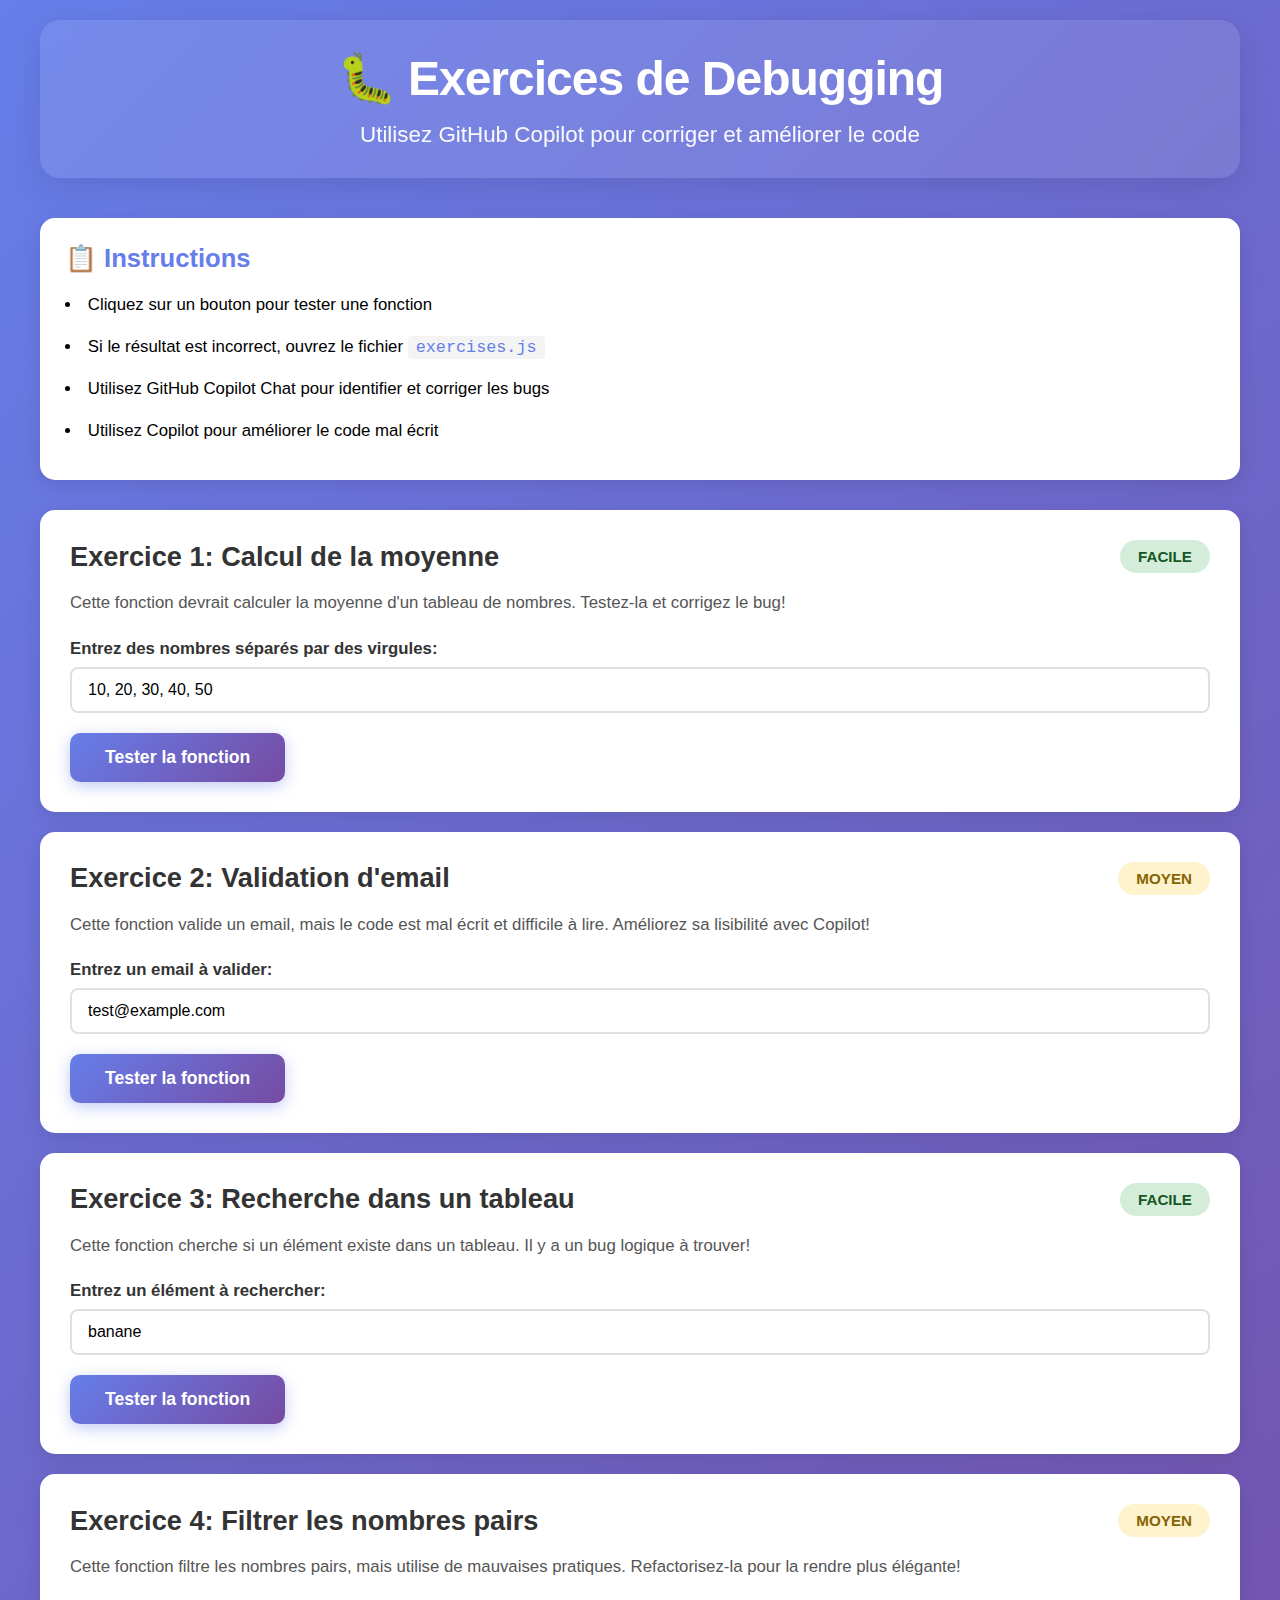
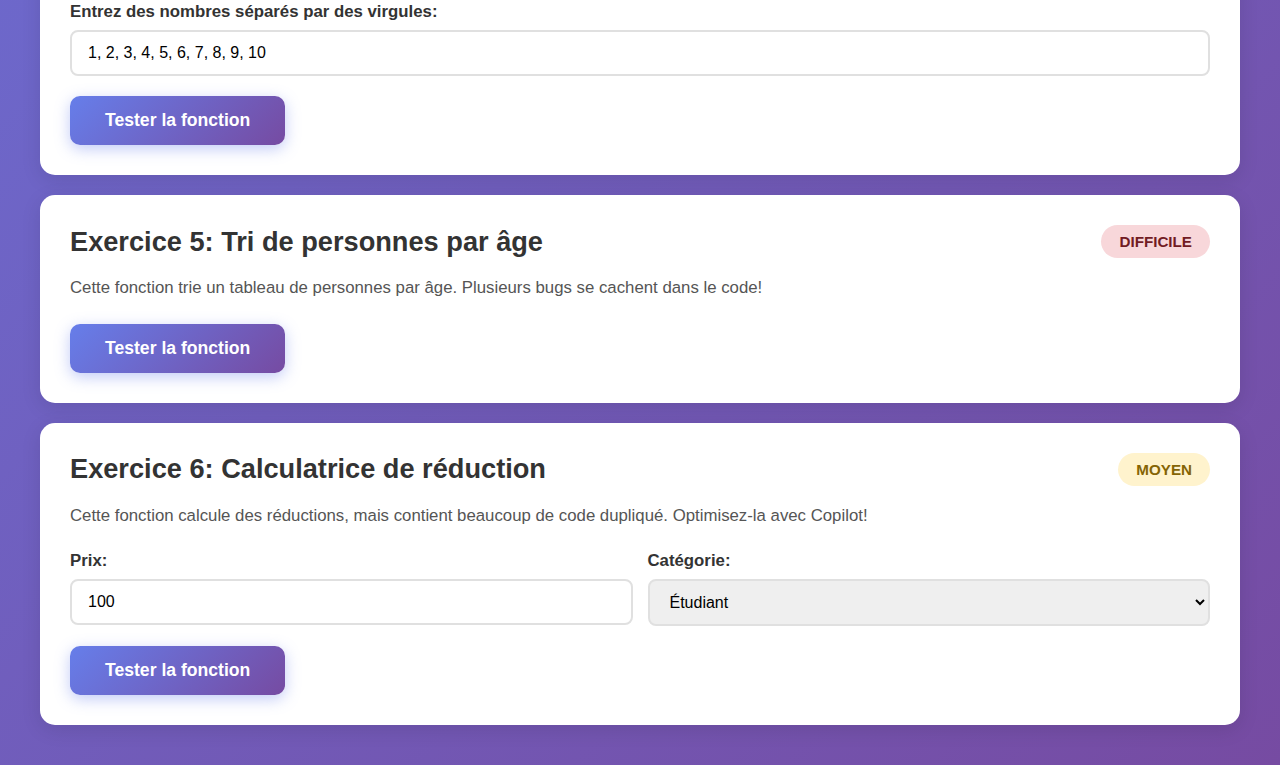
<file: j2/index.html>
<!DOCTYPE html>
<html lang="fr">
<head>
    <meta charset="UTF-8">
    <meta name="viewport" content="width=device-width, initial-scale=1.0">
    <title>Exercices de Debugging avec GitHub Copilot</title>
    <link rel="stylesheet" href="styles.css">
</head>
<body>
    <div class="container">
        <header>
            <h1>🐛 Exercices de Debugging</h1>
            <p class="subtitle">Utilisez GitHub Copilot pour corriger et améliorer le code</p>
        </header>

        <div class="instructions">
            <h2>📋 Instructions</h2>
            <ul>
                <li>Cliquez sur un bouton pour tester une fonction</li>
                <li>Si le résultat est incorrect, ouvrez le fichier <code>exercises.js</code></li>
                <li>Utilisez GitHub Copilot Chat pour identifier et corriger les bugs</li>
                <li>Utilisez Copilot pour améliorer le code mal écrit</li>
            </ul>
        </div>

        <!-- Exercice 1: Bug simple -->
        <div class="exercise-card">
            <div class="exercise-header">
                <h3>Exercice 1: Calcul de la moyenne</h3>
                <span class="difficulty easy">Facile</span>
            </div>
            <p class="description">
                Cette fonction devrait calculer la moyenne d'un tableau de nombres.
                Testez-la et corrigez le bug!
            </p>
            <div class="input-group">
                <label for="input1">Entrez des nombres séparés par des virgules:</label>
                <input type="text" id="input1" placeholder="Ex: 10, 20, 30, 40, 50" value="10, 20, 30, 40, 50">
            </div>
            <button onclick="testExercice1()" class="btn">Tester la fonction</button>
            <div id="result1" class="result"></div>
        </div>

        <!-- Exercice 2: Code mal structuré -->
        <div class="exercise-card">
            <div class="exercise-header">
                <h3>Exercice 2: Validation d'email</h3>
                <span class="difficulty medium">Moyen</span>
            </div>
            <p class="description">
                Cette fonction valide un email, mais le code est mal écrit et difficile à lire.
                Améliorez sa lisibilité avec Copilot!
            </p>
            <div class="input-group">
                <label for="input2">Entrez un email à valider:</label>
                <input type="text" id="input2" placeholder="Ex: test@example.com" value="test@example.com">
            </div>
            <button onclick="testExercice2()" class="btn">Tester la fonction</button>
            <div id="result2" class="result"></div>
        </div>

        <!-- Exercice 3: Boucle bugguée -->
        <div class="exercise-card">
            <div class="exercise-header">
                <h3>Exercice 3: Recherche dans un tableau</h3>
                <span class="difficulty easy">Facile</span>
            </div>
            <p class="description">
                Cette fonction cherche si un élément existe dans un tableau.
                Il y a un bug logique à trouver!
            </p>
            <div class="input-group">
                <label for="input3">Entrez un élément à rechercher:</label>
                <input type="text" id="input3" placeholder="Ex: banane" value="banane">
            </div>
            <button onclick="testExercice3()" class="btn">Tester la fonction</button>
            <div id="result3" class="result"></div>
        </div>

        <!-- Exercice 4: Mauvaises pratiques -->
        <div class="exercise-card">
            <div class="exercise-header">
                <h3>Exercice 4: Filtrer les nombres pairs</h3>
                <span class="difficulty medium">Moyen</span>
            </div>
            <p class="description">
                Cette fonction filtre les nombres pairs, mais utilise de mauvaises pratiques.
                Refactorisez-la pour la rendre plus élégante!
            </p>
            <div class="input-group">
                <label for="input4">Entrez des nombres séparés par des virgules:</label>
                <input type="text" id="input4" placeholder="Ex: 1, 2, 3, 4, 5, 6, 7, 8, 9, 10" value="1, 2, 3, 4, 5, 6, 7, 8, 9, 10">
            </div>
            <button onclick="testExercice4()" class="btn">Tester la fonction</button>
            <div id="result4" class="result"></div>
        </div>

        <!-- Exercice 5: Bug complexe -->
        <div class="exercise-card">
            <div class="exercise-header">
                <h3>Exercice 5: Tri de personnes par âge</h3>
                <span class="difficulty hard">Difficile</span>
            </div>
            <p class="description">
                Cette fonction trie un tableau de personnes par âge.
                Plusieurs bugs se cachent dans le code!
            </p>
            <button onclick="testExercice5()" class="btn">Tester la fonction</button>
            <div id="result5" class="result"></div>
        </div>

        <!-- Exercice 6: Code dupliqué -->
        <div class="exercise-card">
            <div class="exercise-header">
                <h3>Exercice 6: Calculatrice de réduction</h3>
                <span class="difficulty medium">Moyen</span>
            </div>
            <p class="description">
                Cette fonction calcule des réductions, mais contient beaucoup de code dupliqué.
                Optimisez-la avec Copilot!
            </p>
            <div class="input-row">
                <div class="input-group">
                    <label for="input6prix">Prix:</label>
                    <input type="number" id="input6prix" placeholder="Ex: 100" value="100">
                </div>
                <div class="input-group">
                    <label for="input6categorie">Catégorie:</label>
                    <select id="input6categorie">
                        <option value="etudiant">Étudiant</option>
                        <option value="senior">Senior</option>
                        <option value="enfant">Enfant</option>
                        <option value="militaire">Militaire</option>
                        <option value="normal">Normal</option>
                    </select>
                </div>
            </div>
            <button onclick="testExercice6()" class="btn">Tester la fonction</button>
            <div id="result6" class="result"></div>
        </div>

    </div>

    <script src="exercises.js"></script>
</body>
</html>
</file>
<file: j2/styles.css>
* {
    margin: 0;
    padding: 0;
    box-sizing: border-box;
}

body {
    font-family: 'Segoe UI', Tahoma, Geneva, Verdana, sans-serif;
    background: linear-gradient(135deg, #667eea 0%, #764ba2 100%);
    min-height: 100vh;
    padding: 20px;
    font-size: 18px;
}

.container {
    max-width: 1200px;
    margin: 0 auto;
}

header {
    text-align: center;
    color: white;
    margin-bottom: 40px;
    padding: 30px;
    background: rgba(255, 255, 255, 0.1);
    backdrop-filter: blur(10px);
    border-radius: 20px;
    box-shadow: 0 8px 32px rgba(0, 0, 0, 0.1);
}

header h1 {
    font-size: 3rem;
    margin-bottom: 15px;
    font-weight: 800;
    letter-spacing: -1px;
}

.subtitle {
    font-size: 1.4rem;
    opacity: 0.95;
    font-weight: 500;
}

.instructions {
    background: white;
    padding: 25px;
    border-radius: 15px;
    margin-bottom: 30px;
    box-shadow: 0 5px 20px rgba(0, 0, 0, 0.1);
}

.instructions h2 {
    color: #667eea;
    margin-bottom: 15px;
    font-size: 1.6rem;
    font-weight: 700;
}

.instructions ul {
    list-style-position: inside;
    line-height: 2;
    font-size: 1.05rem;
}

.instructions li {
    margin-bottom: 8px;
}

.instructions code {
    background: #f4f4f4;
    padding: 2px 8px;
    border-radius: 4px;
    font-family: 'Courier New', monospace;
    color: #667eea;
}

.exercise-card {
    background: white;
    padding: 30px;
    border-radius: 15px;
    margin-bottom: 20px;
    box-shadow: 0 5px 20px rgba(0, 0, 0, 0.1);
    transition: transform 0.3s ease, box-shadow 0.3s ease;
}

.exercise-card:hover {
    transform: translateY(-5px);
    box-shadow: 0 10px 30px rgba(0, 0, 0, 0.15);
}

.exercise-header {
    display: flex;
    justify-content: space-between;
    align-items: center;
    margin-bottom: 15px;
}

.exercise-header h3 {
    color: #333;
    font-size: 1.7rem;
    font-weight: 700;
}

.difficulty {
    padding: 8px 18px;
    border-radius: 20px;
    font-size: 0.95rem;
    font-weight: bold;
    text-transform: uppercase;
}

.difficulty.easy {
    background: #d4edda;
    color: #155724;
}

.difficulty.medium {
    background: #fff3cd;
    color: #856404;
}

.difficulty.hard {
    background: #f8d7da;
    color: #721c24;
}

.description {
    color: #555;
    line-height: 1.8;
    margin-bottom: 20px;
    font-size: 1.05rem;
}

.btn {
    background: linear-gradient(135deg, #667eea 0%, #764ba2 100%);
    color: white;
    border: none;
    padding: 14px 35px;
    border-radius: 10px;
    font-size: 1.1rem;
    font-weight: 600;
    cursor: pointer;
    transition: all 0.3s ease;
    box-shadow: 0 4px 15px rgba(102, 126, 234, 0.4);
}

.btn:hover {
    transform: translateY(-2px);
    box-shadow: 0 6px 20px rgba(102, 126, 234, 0.6);
}

.btn:active {
    transform: translateY(0);
}

.result {
    margin-top: 20px;
    padding: 18px;
    border-radius: 10px;
    font-weight: 500;
    font-size: 1.05rem;
    line-height: 1.6;
    display: none;
}

.result.show {
    display: block;
    animation: slideIn 0.3s ease;
}

.result.success {
    background: #d4edda;
    color: #155724;
    border-left: 4px solid #28a745;
}

.result.error {
    background: #f8d7da;
    color: #721c24;
    border-left: 4px solid #dc3545;
}

.result.warning {
    background: #fff3cd;
    color: #856404;
    border-left: 4px solid #ffc107;
}

.input-group {
    margin-bottom: 20px;
}

.input-group label {
    display: block;
    margin-bottom: 8px;
    color: #333;
    font-weight: 600;
    font-size: 1.05rem;
}

.input-group input,
.input-group select {
    width: 100%;
    padding: 12px 16px;
    border: 2px solid #e0e0e0;
    border-radius: 8px;
    font-size: 1rem;
    transition: all 0.3s ease;
    font-family: 'Segoe UI', Tahoma, Geneva, Verdana, sans-serif;
}

.input-group input:focus,
.input-group select:focus {
    outline: none;
    border-color: #667eea;
    box-shadow: 0 0 0 3px rgba(102, 126, 234, 0.1);
}

.input-row {
    display: flex;
    gap: 15px;
    margin-bottom: 20px;
}

.input-row .input-group {
    flex: 1;
    margin-bottom: 0;
}

@keyframes slideIn {
    from {
        opacity: 0;
        transform: translateY(-10px);
    }
    to {
        opacity: 1;
        transform: translateY(0);
    }
}

@media (max-width: 768px) {
    header h1 {
        font-size: 2rem;
    }

    .exercise-header {
        flex-direction: column;
        align-items: flex-start;
        gap: 10px;
    }

    .exercise-card {
        padding: 20px;
    }
}
</file>
